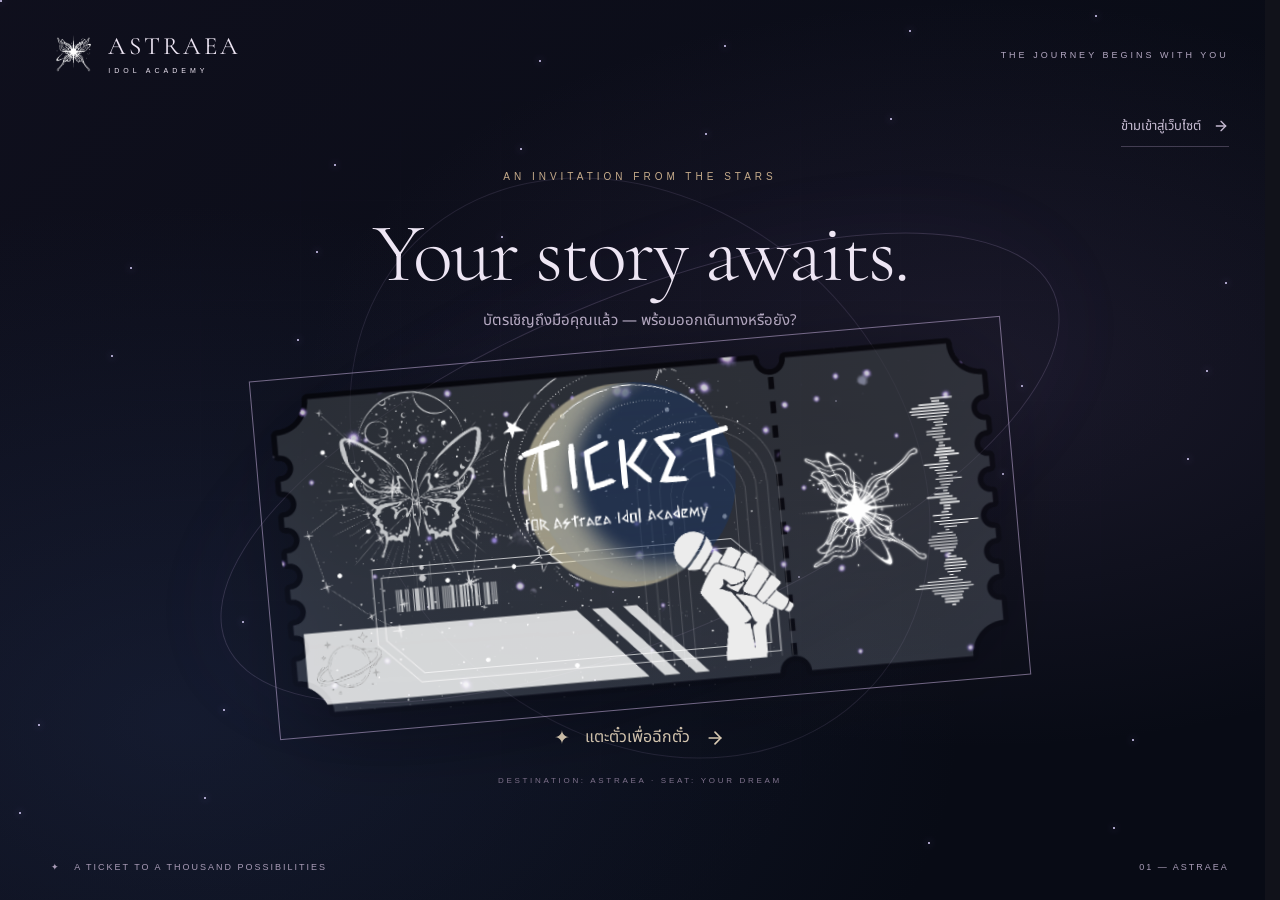
<file: index.html>
<!doctype html><html lang="th"><head><meta charset="UTF-8"><meta name="viewport" content="width=device-width,initial-scale=1"><title>Astraea Idol Academy — Final</title><meta name="description" content="Astraea Idol Academy · Final · Offline HTML"><link rel="stylesheet" href="assets/styles.css"></head><body><div id="root"></div><noscript>กรุณาเปิด JavaScript เพื่อแสดง Astraea Idol Academy และอนิเมชั่น</noscript><dialog id="offline-editor"><h2>แก้ไขข้อมูล · Final</h2><p>แก้ข้อความในเครื่องหมายคำพูด แล้วกดบันทึกสำเนา HTML ข้อมูลนี้อยู่ในไฟล์เท่านั้น ไม่เปลี่ยนเว็บเดิม แนะนำเก็บต้นฉบับไว้ก่อนแก้ไข</p><textarea aria-label="ข้อมูลเว็บไซต์ JSON" spellcheck="false"></textarea><button id="editor-export">บันทึกสำเนา HTML</button><button id="editor-close">ปิด</button><p id="editor-status" role="status"></p></dialog><script id="astraea-content" type="application/json">{"school":{"name":"Astraea Idol Academy","thaiName":"แอสเทรีย ไอดอล อคาเดมี","eyebrow":"AN INVITATION BEYOND THE STARS","heroLine":"ให้ความฝันของคุณ\nเปล่งประกายเหนือจักรวาล","heroDescription":"สถาบันของผู้มีความฝันจากทุกเผ่าพันธุ์ ทุกช่วงวัย และทุกมิติ","cover":"/assets/cover.webp","logo":"/assets/crest.webp","background":"/assets/nebula.webp","tags":["#AIA_AU","#ASTRAEA_IDOL"],"location":"??? — สถานที่สมมุติ","rate":"FREESTYLE","facebook":"","discord":"","source":"https://docs.google.com/document/d/1hGrboF5ZaWpsK26s7PaCqa9dzs4fyVLVueZ-l1W-hcQ/edit?usp=sharing","heroBackground":"/assets/galaxy-open.webp"},"about":{"eyebrow":"THE ACADEMY","title":"Where every star\nfinds its stage.","heading":"ที่นี่ ทุกดวงดาวมีเวทีของตัวเอง","paragraphs":["Astraea Idol Academy คือสถาบันสำหรับฝึกฝนเหล่าไอดอลที่ตั้งอยู่ท่ามกลางหมู่ดาว นอกเหนือกฎเกณฑ์ของโลกหรือจักรวาลใด ๆ มีเพียงผู้ได้รับ “บัตรเชิญแห่งดวงดาว” เท่านั้นที่สามารถเดินทางมาถึงที่แห่งนี้","สถาบันเปิดรับนักเรียนจากทุกช่วงวัย ทุกเผ่าพันธุ์ และทุกมิติ เพื่อพัฒนาความสามารถด้านการร้อง การเต้น การแสดง และธุรกิจบันเทิง จนก้าวสู่การเป็นดวงดาวที่เปล่งประกายบนเวทีแห่งจักรวาลอย่างภาคภูมิ"]},"years":[{"title":"ปี 1","name":"กรุ๊ปเริ่มต้น","english":"A NEW BEGINNING","description":"สำหรับผู้เข้ามาใหม่ที่มีพรสวรรค์แต่ยังขาดพื้นฐาน หรือโดดเด่นด้านหนึ่งแต่ยังต้องฝึกอีกด้าน เรียนปรับพื้นฐาน บุคลิกภาพ การเดิน การพูด ทัศนคติ และการจัดระเบียบร่างกาย","note":"เริ่มต้นจากความเป็นคุณ แล้วค่อย ๆ ค้นพบแสงของตัวเอง"},{"title":"ปี 2","name":"กรุ๊ปแยกเอก","english":"FIND YOUR FREQUENCY","description":"สำหรับผู้ผ่านพื้นฐานและเริ่มเห็นความถนัดของตนเอง แยกเรียนตามเอกที่เลือก และพบเพื่อนที่มีความชอบคล้ายกัน พร้อมบางชั่วโมงที่เรียนร่วมกับเอกอื่น","note":"สีเข็มกลัดประจำเอก: แดง / ฟ้า / ม่วง / ดำ"},{"title":"ปี 3","name":"กรุ๊ปฟอร์มทีม","english":"A CONSTELLATION TOGETHER","description":"สถาบันจับนักเรียนจากแต่ละเอกมารวมทีม เพื่อทำงานร่วมกันตลอดการศึกษา แต่ละทีมมีสมาชิกตั้งแต่ 4 คนขึ้นไป เรียนรู้การปรับตัว การแก้ปัญหาบนเวที และค้นหาตำแหน่งที่เหมาะสมในวง","note":"เรียนรู้ที่จะเปล่งประกายไปด้วยกัน"},{"title":"ปี 4","name":"กรุ๊ปเตรียมเดบิวต์","english":"READY FOR THE SPOTLIGHT","description":"สำหรับผู้มีความพร้อมก่อนเดบิวต์ โดยมีค่ายและสื่อบันเทิงจากภายนอกเข้ามาติดตาม เรียนจำลองการทำงานจริง การรับมือสื่อและข่าวลือ การทำคอนเสิร์ต และแคสติ้งงานอย่างมืออาชีพ","note":"มีการประเมินอย่างต่อเนื่อง และอาจถูกลดระดับชั้นตามความพร้อม"}],"majors":[{"name":"เอกการเต้น","english":"Dance","color":"#d96e88","description":"ฝึกการเต้นร่วมสมัย จดจำไลน์เต้น และเคลื่อนไหวพร้อมกันเป็นทีม เรียนรู้บุคลิกภาพ การจัดระเบียบร่างกาย ความยืดหยุ่น การทรงตัว และการสลับตำแหน่งบนเวที","detail":"เข็มกลัดสีแดง — การเคลื่อนไหวที่บอกเล่าตัวตน"},{"name":"เอกขับร้อง","english":"Vocal","color":"#86cbeb","description":"เรียนเทคนิคการใช้เสียง ควบคุมลมหายใจ ร้องประสานเสียง และฟังแยกคอร์ดหรือตัวโน้ต พร้อมทฤษฎีดนตรีสากลพื้นฐานและเครื่องดนตรีอย่างน้อย 1 ชิ้น","detail":"เข็มกลัดสีฟ้า — ท่วงทำนองที่ส่งไปถึงดวงดาว"},{"name":"เอกธุรกิจบันเทิง","english":"Entertainment","color":"#b69cde","description":"สร้างบีท มิกซ์เสียง แต่งทำนอง บริหารศิลปิน สร้างภาพลักษณ์ และเรียนรู้การตลาด ลิขสิทธิ์และสัญญา สามารถดูแลเพลง การอัดเสียง การประสานงาน และทิศทางอัลบั้มของวง","detail":"เข็มกลัดสีม่วง — ผู้อยู่เบื้องหลังทุกความเป็นไปได้"},{"name":"เอกการแสดง","english":"Acting","color":"#b7a99a","description":"ฝึกตีความบทบาท เข้าถึงอารมณ์ แสดงหน้ากล้องและบนเวที ต่อยอดสู่งานวาไรตี้ พิธีกร และบทบาทในมิวสิกวิดีโอ เพื่อพาผู้ชมเข้าถึงอารมณ์ของเพลง","detail":"เข็มกลัดสีดำ — เรื่องราวที่มีชีวิตบนเวที"}],"classes":[{"title":"จิตวิทยาไอดอลและการรับมือสื่อ","description":"ตอบคำถามนักข่าว จัดการความเครียด และรับมือคอมเมนต์ในวงการบันเทิง"},{"title":"ทดลองฟอร์มวง — ปี 2","description":"สุ่มรวมแต่ละเอกเป็นทีม 4–6 คน แลกเปลี่ยนทักษะ และเตรียมโชว์บนเวทีทดสอบ"},{"title":"ประวัติศาสตร์และเทรนด์วงการบันเทิง","description":"วิเคราะห์มิวสิกวิดีโอและกรณีศึกษาจากวงไอดอลที่ประสบความสำเร็จ"},{"title":"จำลองการประเมินผล","description":"ปี 2 ขึ้นไปรวมทีม 4–5 คนจำลองการเดบิวต์ ส่วนปี 1 แสดงเดี่ยวเพื่อประเมินพัฒนาการ"}],"invitation":{"title":"A ticket to\nyour next chapter.","heading":"บัตรเชิญแห่งดวงดาว","image":"/assets/ticket.webp","passImage":"/assets/student-pass.webp","paragraphs":["บัตรเชิญจาก Astraea Idol Academy ภายนอกดูคล้ายตั๋วรถไฟธรรมดา แต่แท้จริงคือกุญแจที่เชื่อมต่อกับรถไฟแห่งดวงดาว เมื่อผู้ถือบัตรยอมรับคำเชิญและพร้อมเดินทาง รถไฟจะปรากฏ ณ สถานที่ที่สามารถรับตัวได้ แม้ไม่มีรางรถไฟอยู่เลยก็ตาม","รถไฟพาผู้โดยสารข้ามโลก มิติ และจักรวาล มุ่งสู่สถาบัน โดยมีเพียงผู้ถือบัตรและผู้ได้รับอนุญาตที่มองเห็นและขึ้นรถไฟได้ เมื่อมาถึงโรงเรียน บัตรจะเปลี่ยนสถานะเป็น Star Student Pass เพื่อยืนยันตัวตนและใช้เดินทางกลับโลกของตนตามเวลาที่ได้รับอนุญาต"],"details":["รถไฟมาถึงเมื่อผู้ถือบัตรพร้อม ไม่ใช่เวลาที่นาฬิกากำหนด","ระหว่างทางจะเห็นกาแล็กซี เนบิวลา และโลกที่ไม่เคยพบ","หากบัตรสูญหาย บัตรจะกลับมายังเจ้าของที่มันเลือกไว้","การลาหยุดทำได้ไม่เกิน 4 ครั้งต่อปี โดยต้องได้รับอนุญาตก่อนเดินทาง ยกเว้นกรณีพิเศษที่สถาบันพิจารณา"]},"students":{"title":"นักเรียนแห่ง Astraea","description":"ผู้ได้รับบัตรเชิญจากหลากหลายช่วงวัย เผ่าพันธุ์ และจักรวาล มีสิทธิ์เข้าศึกษาอย่างเท่าเทียม ระดับชั้นกำหนดจากความสามารถและพัฒนาการ มากกว่าอายุหรือชาติกำเนิด","uniformImage":"/assets/uniform.webp","badgesImage":"/assets/badges.webp","majorBadgesImage":"/assets/major-badges.webp"},"council":{"title":"The Student Council","description":"องค์กรดูแลความเรียบร้อย ประสานงานระหว่างนักเรียน อาจารย์ และฝ่ายบริหาร รวมถึงรับผิดชอบเทศกาล การแข่งขัน และการแสดงใหญ่ แบ่งเป็นฝ่ายชายและฝ่ายหญิงที่มีโครงสร้างและอำนาจหน้าที่เท่าเทียมกัน","positions":["ประธาน","รองประธาน","เลขานุการ","เหรัญญิก"],"status":"รายชื่อสภานักเรียนฝั่งชายและฝั่งหญิง","image":"/assets/council.webp","teachers":"อาจารย์คือผู้เชี่ยวชาญจากหลากหลายโลกและเผ่าพันธุ์ ทั้งอดีตไอดอล นักแสดง นักแต่งเพลง นักเต้น โปรดิวเซอร์ และผู้บริหาร ทำหน้าที่สอน เป็นที่ปรึกษา ติดตามพัฒนาการ และประเมินความพร้อมก่อนเดบิวต์ ภายใต้การกำกับดูแลของผู้อำนวยการ","femaleMembers":[{"role":"ประธาน","name":"Sélynne Aurethiel","thai":"เซลินน์ ออเรธีเอล"},{"role":"รองประธาน","name":"Selen","thai":"เซเลนต์"},{"role":"เหรัญญิก","name":"Camellia","thai":"คาเมเลีย"},{"role":"เลขานุการ","name":"Ophielle Marisperle","thai":"โอฟีเอลล์ เนเครอเวลล์"}],"maleMembers":[{"role":"ประธาน","name":"Malakai Silvergrand","thai":"มาลาไค ซิลเวอร์แกรนด์"},{"role":"รองประธาน","name":"Kaelor Zarvian Voranis","thai":"เคเลอร์ ซาร์เวียน โวรานิส"},{"role":"เลขานุการ","name":"Konstantin Volkov","thai":"คอนสแตนติน โวลคอฟ"},{"role":"เหรัญญิก","name":"Oceon Raventhir","thai":"โอซีออน เรเวนเทียร์"}]},"rules":[{"title":"กฎภายในโรงเรียน","text":"เคารพทุกเผ่าพันธุ์และทุกวัฒนธรรม \n* ห้ามเลือกปฏิบัติ ดูหมิ่น หรือสร้างความขัดแย้งจากเชื้อชาติ เผ่าพันธุ์ ภาษา ศาสนา หรือโลกกำเนิดของนักเรียน \n\nห้ามใช้พลังหรือเวทมนตร์ทำร้ายผู้อื่น \n* อนุญาตให้ใช้เฉพาะในการเรียน การฝึกซ้อม หรือการแข่งขันที่โรงเรียนรับรองเท่านั้น \n\nนักเรียนต้องพก Star Student Pass ติดตัวเสมอ \n* ใช้สำหรับยืนยันตัวตน เข้าอาคารต่าง ๆ และเรียกใช้รถไฟแห่งดวงดาวเมื่อได้รับอนุญาต \n\nห้ามออกนอกเขตโรงเรียนโดยไม่ได้รับอนุญาต \n* การเดินทางระหว่างโลกต้องได้รับการอนุมัติจากอาจารย์หรือผู้อำนวยการ และใช้บริการ Stellar Express เท่านั้น \n\nรักษาความลับของ Astraea Idol Academy  \n* ห้ามเปิดเผยตำแหน่งหรือวิธีการเข้าสู่โรงเรียนแก่บุคคลภายนอกที่ไม่ได้รับคำเชิญ \n\nเคารพการฝึกซ้อมและการแสดง \n* การขัดขวางการเรียน การซ้อม หรือการแสดงของผู้อื่น ถือเป็นความผิดทางวินัย\n\nดูแลอุปกรณ์ของโรงเรียน \n* หากทำลายทรัพย์สินโดยเจตนา จะต้องรับผิดชอบตามระเบียบของโรงเรียน \n\nการลาหยุด \n* นักเรียนสามารถลาหยุดเพื่อเข้าร่วมเทศกาลหรือวันสำคัญของโลกบ้านเกิดได้ ไม่เกิน 4 ครั้งต่อปีการศึกษา โดยต้องได้รับอนุญาตจากผู้อำนวยการหรืออาจารย์ผู้รับผิดชอบ  \n\nห้ามปลอมแปลงหรือโอนสิทธิ์บัตรนักเรียน \n* Star Student Pass เป็นของเจ้าของเพียงผู้เดียว ไม่สามารถยืม ซื้อขาย หรือโอนให้ผู้อื่นใช้ได้ \n\nประพฤติตนสมกับการเป็นนักเรียน Astraea \n* นักเรียนทุกคนเป็นตัวแทนของโรงเรียน การกระทำที่สร้างความเสียหายต่อชื่อเสียงของสถาบันทั้งภายในและภายนอกโรงเรียน อาจได้รับโทษทางวินัย \n\nระดับบทลงโทษ\n* ✦ ตักเตือน - ความผิดเล็กน้อย \n* ✦✦ หักคะแนนความประพฤติ - ทำผิดซ้ำหรือฝ่าฝืนกฎทั่วไป \n* ✦✦✦ พักการแสดง/พักการฝึก - ความผิดที่กระทบผู้อื่น \n* ✦✦✦✦ พักการเรียนชั่วคราว - ความผิดร้ายแรง \n* ✦✦✦✦✦ พิกถอนสิทธิ์นักเรียนและยึด Star Student Pass - ใช้ในกรณีร้ายแรง เช่น เปิดเผยความลับของโรงเรียน ทำร้ายผู้อื่นโดยเจตนา หรือก่ออันตรายต่อโรงเรียนและนักเรียน"},{"title":"กฎการสร้างตัวละคร","text":"หมายเหตุ : กรุณาอ่านกฏให้ครบถ้วนเพื่อป้องกันการถูกปรับแก้ในอนาคตและหากมีข้อสงสัยใดๆสามารถสอบถามได้ด้านใต้คอมเมนต์หรือแมสเสจเจอร์ส่วนตัวผู้โพสต์\n\nเกี่ยวส่วนสูงของตัวละคร\n* สามารถมีส่วนสูงได้สูงสุด 300 เซนติเมตร \n\n* กรณีที่เป็นเผ่าพันธุ์ที่มีส่วนสูงเกิน 300 เซนติเมตร ( เช่นยักษ์ที่สูง 5 เมตร )  จะต้องมีอีกร่างที่ส่วนสูงอยู่ในขอบเขตที่กำหนดไว้เท่านั้น และต้องใช้ร่างนั้นเวลาอยู่ที่โรงเรียนหรือทำการแสดง \n\n* กรณีที่เป็นตัวละครที่มีหางสามารถสูงสุดได้ที่ 350 เซนติเมตร โดยต้องนับรวมหางด้วยเท่านั้น \n( เช่นตัวละคร 300 เซนติเมตร หางอีก 50 เซนติเมตร รวม 350 เซนติเมตร )\n\nเกี่ยวกับรอยสักและการเจาะภายในร่างกาย\n\n* สามารถมีรอยสักได้เฉพาะบุคคลที่มีรอยสักอยู่เป็นทุนเดิมอยู่แล้ว หลังจากเข้าสถาบันจะไม่สามารถสักเพิ่มได้ ( เช่นก่อนเข้าสถาบันมีรอยสักที่คอ หรือ มีรอยสักประจำเผ่า อยู่แล้ว ก็ไม่เป็นไร )\n\n* สามารถเจาะได้เพียงที่หูได้เท่านั้น แต่หากเป็นการเจาะตามประเพณีในดาวหรือเผ่านั้นๆไม่จำเป็นต้องเอาออก\n\nเกี่ยวกับการดัดแปลงชุด\n\n* ไม่สามารถใส่ชุดสลับเพศได้เพื่อป้องกันการสับสนการแบ่งทีม แต่สามารถปรับเปลี่ยนให้เป็นชุดแนว UNISEX ได้\n\n* ดัดแปลงชุดได้สูงสุด 30% แต่ไม่สามารถปรับเปลี่ยนสีของเครื่องแบบได้ ( สีขาว / ดำ / ทอง ) \n\n* สามารถดัดแปลงดีไซน์ กระโปรงและกางเกง ได้ โดยที่ไม่ส่อไปทางเพศเด็ดขาด ( เช่นการโชว์หน้าอกวาบหวิวจนเกินไป หรือการเปิดเผยเนื้อหนังเกินสมควร )\n\nเกี่ยวกับโรคประจำตัวและเพศ\n\n* สามารถงอกตัวละครที่มีทั้งสองเพศได้ โดยจะทำการแบ่งตามกายภาพ ( เช่นตัวละครมีหน้าอกคล้ายเพศหญิงจะอยู่ฝั่งหญิง หรือ ตัวละครที่มีรูปร่างคล้ายชายจะอยู่ฝั่งชาย  ) \n\n* สามารถงอกตัวละครไร้เพศได้ โดยจะทำการแบ่งตามความต้องการของบุคคลนั้นๆ ( เช่น อยากอยู่ฝ่ายไอดอลหญิงก็จะอยู่ฝ่ายไอดอลหญิง หากอยากอยู่ฝ่ายไอดอลชายก็จะได้อยู่ฝ่ายไอดอลชาย ) แต่การตัดสินใจของบุคคลเหล่านั้นจะไม่สามารถเปลี่ยนแปลงได้ จำต้องอยู่ฝ่ายที่ตัวเองเลือกจนจบการศึกษา \n\n* สามารถมีโรคประจำตัวหรือการพิการได้ แต่สิ่งเหล่านั้นต้องไม่เป็นปัญหาในการทำโชว์ต่างๆเด็ดขาด ( เช่นการใช้พลังพิเศษของตนเองในการกลบข้อด้อย หรือ การต่อขึ้นมาใหม่ด้วยเทคโนโลยีต่างๆ ) รวมถึงการพิการทางเผ่าพันธุ์เช่นกัน ( เช่นเผ่าพันธุ์นี้หากมีหางจะถือว่าพิการ )\n\n* หากเป็นกรรมพันธุ์ทางสายพันธุ์จะไม่ถูกนับว่าเป็นการพิการ ( เช่นเผ่าพันธุ์ที่ไม่มีตา ไม่มีหู หรือ อื่นๆ ) \n\nเกี่ยวกับกายภาพอื่นๆและพลัง\n\n* สีผม ตา สีเล็บ และ ผิว สามารถทำได้อย่างอิสระไม่มีข้อจำกัดใดๆ\n\n* สามารถงอกสิ่งมีชีวิตรูปลักษณ์มนุษย์ได้ เช่น เอเลี่ยนสปีชีส์อื่นๆของตนเองหรือเผ่าอื่นๆ แต่จำเป็นต้องมีร่างที่สามารถทำกิจกรรมอื่นๆได้ ( เช่นการเป็นปลา แต่มีร่างมนุษย์อยู่ )\n\n* ตัวละครสามารถมีพลังได้อย่างอิสระ แต่สามารถใช้สำหรับการแสดงโชว์ได้เท่านั้น หากใช้พลังกับความรุนแรงจะถูกถอดออกจากการศึกษา"},{"title":"กฎภายในแท็ก","text":"หมายเหตุ : กรุณาอ่านกฏให้ครบถ้วนเพื่อป้องกันการเกิดปัญหาในอนาคตและการตัดสินของสต๊าฟและแม่แท็กถือว่าเป็นที่สุด หากทำการตักเตือนไปแล้วยังมีการกระทำผิดกฏต่อจะทำการเชิญออกจากดิสหรือพื้นที่สาธารณะของแท็ก\n\n* ตัวละครต้องเป็นตัวละครที่สร้างขึ้นเอง หรือ ตัวละครที่ซื้อมาในการครอบครองของตนเอง ( อดอป/คัสต้อม ) เท่านั้น \n* ไม่อนุญาตให้มีการนำภาพของผู้อื่น หรือจากเว็บ Picrew มาใช้ โดยห้ามใช้ Ai generated และ ห้ามทำการเทรซภาพ (อนุญาตให้ใช้เบสได้) แอบอ้างผลงานผู้อื่นที่ไม่ใช่ของตนโดยไม่ได้รับอนุญาตจากเจ้าของงาน หากเป็นการคอมมิชชั่น , มีผู้อื่นวาดให้ หรือใช้เบสสำหรับวาด ต้องแนบรูป / ให้เครดิตผู้วาดเอาไว้ให้ชัดเจน\n* การสร้าง Hashtag หรือจัดกิจกรรม , Events ใดๆ โปรดแจ้งผ่าน Official Account ของแท็ก เพื่อรับการอนุมัติก่อนลงหน้าไทม์ไลน์ แต่หากเป็นกิจกรรมเล็กๆอาทิเช่น วาดรูปสลับเพศ วาดเหตุสมมุติต่างๆ หรือ อื่นๆ สามารถจัดกันเองได้โดยไม่ต้องรอการอณุมัติใดๆ\n* ตัวละครที่พูดคำหยาบกรุณาใช้คำเซ็นเซอร์ เช่น เหี้* ขอให้ไม่หยาบคายจนกเกินไป สามารถสบถหรือจะด่าเป็นภาษาอื่นๆก็ย่อมได้\n* ไม่หยิบคำพูดเกี่ยวกับการเมือง เพื่อความปลอดภัยของตนเอง\n* หากมีการทะเลาะกันระหว่างผู้ปกครอง รบกวนพูดคุยและเครียร์กันหลังไมค์ให้เรียบร้อย ไม่มีการพิมพ์แซะหรือด่าทอกันลงในที่สาธารณะ\n* หากต้องการลงงานเรท เนื้อหาที่สื่อไปทางเพศ หรือ NSFW รบกวนไม่ติดแท็กและลงภายในพื้นที่ส่วนตัวของตนเองเท่านั้น รวมถึงห้ามลงในดิสคอร์มสาธารณะ แต่สามารถลงรูปในห้องที่ทางเราจัดไว้ได้เพียงแค่นั้น\n* สามารถนำเซ็ตติ้งของแท็กหรือตัวละครภายในนี้ทำงานเชิงพาณิชย์ได้ อาทิเช่นการนำไปแต่งนิยาย หรือ โดจินชิ ยกเว้นการนำเสื้อผ้าของตัวแท็กไปขายเป็นอดอปรบกวนดัดแปลงก่อนนำไปขาย\n* การทะเลาะวิวาท หรือ การคุกคาม ตัวละครขอให้อยู่ในขอบเขตที่ตกลงกันแล้วหลังไมค์ระหว่างผู้ปกครองเพียงเท่านั้น ไม่อนุญาตให้กระทำสิ่งเหล่านั้นโดยไม่สอบถามความยินยอมอีกฝ่ายก่อน\n* แท็กไม่มีระยะเวลาเล่นและสิ้นสุด สามารถเริ่มเล่นได้ทุกครั้งที่ต้องการและสามารถสิ้นสุดได้ตามที่ต้องการ\n* ไม่อนุญาตให้มีตัวละครเสียชีวิตภายในเนื้อเรื่องหลักของแท็กแต่สามารถเสียชีวิตได้หลังจากจบการศึกษาได้\n* ตัวแท็กอาจไม่ได้มีการสร้าง Hashtag หรือจัดกิจกรรม , Events อะไรเนื่องจากเวลาในการจัดทำที่ค่อนข้างจำกัดขึ้น"}],"downloads":[{"title":"ชุดนักเรียน","description":"แบบเครื่องแต่งกายสำหรับสร้างตัวละคร","image":"/assets/uniform.webp","url":"https://drive.google.com/drive/folders/1N2XnpBknCiJIbTlclTj-WXXTi9Ar9G6j?usp=sharing"},{"title":"Star Student Pass","description":"ไฟล์บัตรประจำตัวนักเรียน","image":"/assets/student-pass.webp","url":"https://drive.google.com/file/d/1r9n3I9I6dgaz6epFJdkm2ATBAcvuxGpB/view?usp=sharing"},{"title":"เครื่องหมายสภานักเรียน","description":"ชุดไฟล์สำหรับสภาและตัวแทนเอก","image":"/assets/council.webp","url":"https://drive.google.com/drive/folders/1wYMNCTyVCyb_p9Vxr6tdMFHrTQLbGtky?usp=sharing"},{"title":"ไฟล์เพิ่มเติมของโปรเจกต์","description":"เอกสารและภาพประกอบจากผู้จัด","image":"/assets/ticket.webp","url":"https://drive.google.com/file/d/1m8juXsf_M79bkoxjq3vkIsemXLtmqV6P/view?usp=sharing"}],"draft3":{"name":"ASTRAEA","title":"ASTRAEA IDOL ACADEMY","subtitle":"แอสเทรีย ไอดอล อคาเดมี","tags":["#AIA_AU","#ASTRAEA_IDOL"],"footer":"© Astraea Idol Academy · AU / Fictional work · สถานที่และตัวละครทั้งหมดเป็นเรื่องสมมติ","sections":[{"id":"about","menu":"ABOUT","title":"ABOUT","sub":"เกี่ยวกับสถาบัน","blocks":[{"t":"text","v":["Astraea Idol Academy คือสถาบันสำหรับฝึกฝนเหล่าไอดอล ตั้งอยู่ท่ามกลางหมู่ดาวนอกเหนือกฎเกณฑ์ของโลกหรือจักรวาลใดๆ ที่แห่งนี้มีเฉพาะผู้ที่ได้รับ “บัตรเชิญแห่งดวงดาว” เท่านั้นที่เดินทางมาถึงได้","สถาบันเปิดรับนักเรียนทุกช่วงวัย ทุกเผ่าพันธุ์ และทุกมิติ เพื่อพัฒนาความสามารถด้านการร้อง การเต้น การแสดง และธุรกิจบันเทิง จนก้าวสู่การเป็นดวงดาวที่เปล่งประกายบนเวทีแห่งจักรวาลอันกว้างใหญ่"]},{"t":"table","head":["ข้อมูลแท็ก",""],"rows":[["LOCATION","??? (สถานที่สมมติ)"],["PLATFORM","FACEBOOK / DISCORD"],["THEME","หลากหลายเผ่า / จักรวาล / ไอดอล / โรงเรียน / ดวงดาว"],["RATE","FREESTYLE"]]}]},{"id":"students","menu":"STUDENTS","title":"STUDENTS","sub":"นักเรียน","blocks":[{"t":"text","v":["นักเรียนคือผู้ที่ได้รับบัตรเชิญแห่งดวงดาว มาจากหลากหลายชั่วอายุ เผ่าพันธุ์ และมิติ ทุกคนเข้าศึกษาได้อย่างเท่าเทียม โดยระดับชั้นกำหนดจากความสามารถและพัฒนาการ ไม่ใช่อายุหรือชาติกำเนิด เข็มกลัดที่ปกเสื้อนอกจะเปลี่ยนไปตามระดับชั้นและเอก"]},{"t":"gallery","w":1000,"v":[{"img":"@outfit","cap":"ชุดนักเรียนหญิง (ซ้าย) และชุดนักเรียนชาย (ขวา)"}],"link":{"label":"ดูชุดชัดๆ (รูปรวม)","url":"https://drive.google.com/file/d/1r9n3I9I6dgaz6epFJdkm2ATBAcvuxGpB/view?usp=sharing"}},{"t":"gallery","w":520,"v":[{"img":"assets/content/img-01.png","cap":"เข็มกลัดนักเรียน"}],"link":{"label":"โหลด / ดูเข็มกลัด","url":"https://drive.google.com/file/d/1ahqixXPR6mQYmR03Wyr_UFcfuRuhkIoG/view?usp=sharing"}},{"t":"cards","v":[{"tag":"ปี 1 · กรุ๊ปเริ่มต้น","name":"ปรับพื้นฐาน","desc":"ผู้มาใหม่ที่มีพรสวรรค์แต่ยังขาดพื้นฐาน เรียนปรับบุคลิกภาพ การเดิน การพูด ทัศนคติ และจัดระเบียบร่างกาย"},{"tag":"ปี 2 · กรุ๊ปแยกเอก","name":"เลือกเอก","desc":"เริ่มฉายแววความถนัดและแยกไปเรียนเอกของตน เรียนทักษะเฉพาะทาง และมีบางชั่วโมงเรียนรวมกับเอกอื่น"},{"tag":"ปี 3 · กรุ๊ปฟอร์มทีม","name":"ฟอร์มทีม","desc":"สถาบันสุ่มคนจากแต่ละเอกมามิกซ์เป็นทีม 4 คนขึ้นไป เรียนการทำงานเป็นทีม แก้ปัญหาบนเวที และค้นหาตำแหน่งของตนในวง"},{"tag":"ปี 4 · กรุ๊ปเตรียมเดบิวต์","name":"เตรียมเดบิวต์","desc":"พร้อมเดบิวต์ 99% มีค่ายและสื่อภายนอกเข้ามาดู แข่งขันเพื่อไม่ให้ถูกคัดออก เรียนจำลองงานจริง เช่น รับมือสื่อ ทำคอนเสิร์ต และแคสติ้ง"}]},{"t":"text","v":["เอก (สีเข็มกลัด)"]},{"t":"cards","v":[{"color":"#e5484d","tag":"แดง","name":"เอกการเต้น","desc":"เต้นร่วมสมัย การจำไลน์เต้นให้พร้อมเพียงกัน ยืดหยุ่นกล้ามเนื้อ ฝึกทรงตัว ทิศทางบนเวทีและการสลับตำแหน่ง"},{"color":"#4aa3ff","tag":"ฟ้า","name":"เอกขับร้อง","desc":"เทคนิคการใช้เสียง ควบคุมลมหายใจ ประสานเสียง ฟังแยกคอร์ด ทฤษฎีดนตรีพื้นฐาน และเล่นเครื่องดนตรีอย่างน้อย 1 ชิ้น"},{"color":"#a56bff","tag":"ม่วง","name":"เอกธุรกิจบันเทิง","desc":"สายเบื้องหลัง/แต่งเพลง ทำบีทและมิกซ์เสียง บริหารศิลปิน สร้างภาพลักษณ์ การตลาด กฎหมายบันเทิงและลิขสิทธิ์ คอยวางทิศทางอัลบั้ม"},{"color":"#2a2f45","tag":"ดำ","name":"เอกการแสดง","desc":"สายเอนเตอร์เทน ตีความบทบาท เล่นหน้ากล้อง ซีรีส์/ภาพยนตร์/ละครเวที มักเป็นหน้าเป็นตาของวง พิธีกร และตัวเด่นใน MV"}]},{"t":"gallery","w":520,"v":[{"img":"@colors","cap":"ตัวอย่างสีเอก"}],"link":{"label":"โหลด / ดูสีเอก","url":"https://drive.google.com/file/d/1COQowqOpGQm1WKsOvlQ5y7MnLE3LwxCf/view?usp=sharing"}},{"t":"note","v":"ตำแหน่งในวงของเอกธุรกิจบันเทิงและเอกการแสดง ขึ้นอยู่กับการตกลงภายในทีมและความถนัดรองของแต่ละคน"},{"t":"text","v":["คลาสเรียนรวม"]},{"t":"acc","v":[{"name":"จิตวิทยาไอดอลและการรับมือสื่อ","desc":"ตอบคำถามนักข่าว จัดการความเครียด และรับมือคอมเมนต์แย่ๆ"},{"name":"ทดลองฟอร์มวง (เฉพาะปี 2)","desc":"อาจารย์สุ่มแต่ละเอกมารวมทีม 4-6 คน เตรียมโชว์ 1 ชุดต่อทีมบนเวทีทดสอบ"},{"name":"ประวัติศาสตร์และเทรนด์วงการบันเทิง","desc":"วิเคราะห์ MV และเคสศึกษาของวงไอดอลที่ประสบความสำเร็จ"},{"name":"จำลองการประเมินผล","desc":"สอบใหญ่ประจำเทอมสำหรับปี 2 ขึ้นไป จับทีม 4-5 คนจำลองเดบิวต์จริง ส่วนปี 1 แสดงเดี่ยวเพื่อโชว์พัฒนาการ"}]}]},{"id":"pass","menu":"STAR PASS","title":"STAR TICKET & PASS","sub":"บัตรเชิญแห่งดวงดาว","blocks":[{"t":"text","v":["บัตรเชิญแห่งดวงดาวมอบแก่ผู้ที่ได้รับคัดเลือกจากทั่วทุกจักรวาล ภายนอกดูเป็นเพียงตั๋วรถไฟธรรมดา แต่เป็นกุญแจเชื่อมกับ “รถไฟแห่งดวงดาว” เมื่อเจ้าของบัตรรับคำเชิญและตั้งใจเดินทาง รถไฟจะปรากฏที่สถานีใกล้ที่สุด หรือที่ใดก็ได้ที่รับตัวได้ แม้ไม่มีรางรถไฟ แล้วพาข้ามโลก มิติ และจักรวาลสู่ Astraea Idol Academy","เมื่อถึงโรงเรียน บัตรจะกลายเป็น Star Student Pass ใช้ยืนยันตัวตน เข้าอาคารเรียน หอพัก ห้องซ้อม และเรียกรถไฟเดินทางระหว่างโรงเรียนกับโลกของตน"]},{"t":"acc","v":[{"name":"รถไฟจะมาถึงตรงเวลาที่ผู้ถือครอง “พร้อมสำหรับเดินทาง”","desc":"ไม่ใช่เวลาตามที่นาฬิกากำหนด"},{"name":"วิวระหว่างทาง","desc":"หน้าต่างรถไฟเผยกาแล็กซี เนบิวลา และโลกต่างๆ ที่ไม่อาจเห็นจากโลกเดิม"},{"name":"บัตรหาย","desc":"บัตรจะกลับมาหาเจ้าของเอง เพราะบัตรเลือกเจ้าของไว้แล้ว"},{"name":"ใครมองเห็นได้","desc":"ตัวบัตรมีเพียงผู้ถูกเลือกเท่านั้นที่มองเห็นและสัมผัสได้"}]},{"t":"gallery","w":620,"v":[{"img":"@ticket","cap":"บัตรเชิญแห่งดวงดาว"}],"link":{"label":"โหลด / ดูบัตรเชิญ","url":"https://drive.google.com/file/d/1KPJyU3ulJ90fupimsxR3KUGLjmtHoZv3/view?usp=sharing"}},{"t":"gallery","w":620,"v":[{"img":"@idcard","cap":"ตัวอย่างบัตรนักเรียน (Star Student Pass)"}],"link":{"label":"โหลดบัตรนักเรียน","url":"https://drive.google.com/drive/folders/1wYMNCTyVCyb_p9Vxr6tdMFHrTQLbGtky?usp=sharing"}},{"t":"text","v":["ระเบียบการลาหยุด"]},{"t":"list","v":["ลาได้ไม่เกิน 4 ครั้งต่อปีการศึกษา เพื่อร่วมเทศกาลหรือพิธีกรรมของโลกบ้านเกิด","ทุกครั้งต้องได้รับอนุมัติจากผู้อำนวยการหรืออาจารย์ที่ดูแล","เมื่ออนุมัติแล้วจึงใช้ Star Student Pass เรียกรถไฟกลับโลกของตนได้","กรณีฉุกเฉินหรือเหตุพิเศษ โรงเรียนอาจอนุมัติเพิ่มเป็นกรณีไป"]}]},{"id":"locations","menu":"สถานที่","title":"LOCATIONS","sub":"สถานที่ภายในแอสเทรีย","blocks":[{"t":"note","v":"หมายเหตุ : ภาพต่อจากนี้เป็นภาพที่หาได้จาก pinterest เพื่อใช้สำหรับอ้างอิงคร่าวๆเพียงเท่านั้น"},{"t":"acc","v":[{"name":"ยานแอสเทรีย","img":"assets/content/img-02.webp","desc":"ณ จักรวาลที่กว้างใหญ่ รายล้อมไปด้วยเหล่าหมู่ดาวที่ส่องแสงเปล่งประกาย มียานอวกาศลำหนึ่งอยู่ท่ามกลางหมู่ดาวเหล่านั้น เป็นสถานที่ที่เปี่ยมไปด้วย เสียงเพลง ดนตรี แสงสี และการขับร้อง สถานที่ของผู้ที่มีความฝันอยากเป็นไอดอล สถานที่ของผู้ที่ชื่อชอบเสียงเพลงและดนตรี สถานที่ของผู้ที่พร้อมจะก้าวเข้าสู้เวที และ สถาบันฝึกฝนไอดอล\n\nแอสเทรีย ยินดีต้อนรับเหล่าเด็กฝึกทุกคนที่พร้อมจะเป็นไอดอล ไม่ว่าคุณจะเป็นใคร ขอแค่คุณมีความกล้าและพร้อมก้าวเดินไปกับเรา เราก็พร้อมที่จะทำฝันของคุณให้เป็นจริง"},{"name":"ห้องนอน","img":"assets/content/img-03.webp","desc":"ห้องนอน ถูกแยกออกเป็นห้องนอนรายบุคคลเพื่อความสะดวกในการอยู่ร่วมกัน ภายในห้องนั้นมีเฟอร์นิเจอร์พื้นฐานพร้อมห้องน้ำในตัวให้แก่เหล่าเด็กฝึกทุกท่าน โดยที่สามารถตกแต่งเพิ่มเติมตามอัธยาศัย *ขอแค่อย่าสร้างความเดือดร้อนแก่ผู้อื่น*"},{"name":"ห้องออกกำลังกาย","img":"assets/content/img-04.webp","desc":"ห้องออกกำลังกาย เพื่อเสริมสร้างกล้ามเนื้อและพละกำลังในการเป็นไอดอลที่ดี อุปกรณ์สุดไฮเทคและล้ำสมัย มีตัวช่วยอย่างปัญญาประดิษฐ์คอยตรวจสอบสุขภาพและแนะนำโปรแกรมออกกำลังกายให้แก่เหล่าเด็กฝึกทุกคนอย่างเหมาะสม"},{"name":"ห้องสมุด","img":"assets/content/img-05.webp","desc":"ห้องสมุด แหล่งรวมองค์ความรู้ทุกแขนงของไอดอลและความรู้อื่นๆรวมอยู่ รวมถึงหนังสือให้อ่านผ่อนคลายต่างๆก็มี ณ ที่แหล่งนี้เช่นกัน มีระบบการสืบค้นข้อมูลอัจฉริยะ พื้นที่สำหรับการติวหนังสือ รวมถึงมุมพักผ่อนให้คลายเครียด"},{"name":"ห้องซ้อมเต้น","img":"assets/content/img-06.webp","desc":"ห้องซ้อมเต้นจะแยก ชาย/หญิง  ภายในห้องซ้อมนั้นกว้างใหญ่และรายล้อมไปด้วยกระจกสะท้อนภาพให้เห็นภาพ 360° ตลอดช่วงที่ซ้อมเต้น ทำให้สามารถหาจุดที่ผิดพลาดและปรับปรุงตนเองได้"},{"name":"ห้องซ้อมร้องเพลง","img":"assets/content/img-07.webp","desc":"ห้องซ้อมร้องเพลง ห้องสำหรับฝึกฝนการออกเสียง และขับขานเสียงร้อง เพื่อค้นหาจุดที่ยังต้องปรับปรุง  หรือสำหรับเทสเส้นเสียงที่ต้องใช้ในการร้องเพลงนั้นๆ"},{"name":"ห้องอัดเสียง","img":"assets/content/img-08.webp","desc":"ห้องอัดเสียง เป็นสถานที่ที่ติดตั้งระบบเก็บเสียงเพื่อใช้บันทึกเสียงร้อง อย่างมีคุณภาพ ใช้สำหรับการอัดเพลง แต่งเพลง หรืออัดเสียงต่างๆ"},{"name":"ห้องเรียน","img":"assets/content/img-09.webp","desc":"ห้องเรียน แต่ละห้องเรียนนั้นจะมีเอกลักษณ์การตกแต่งหรืออุปกรณ์เฉพาะตัวเพื่อให้เหมาะสมกับวิชาที่เรียน โดยทุกห้องเรียนจะมีจอสัมผัสได้ตามโต๊ะประจำของแต่ละคนเพื่อใช้ค้นควาหรือจดบันทึก"},{"name":"ห้องอาหาร","img":"assets/content/img-10.webp","desc":"ห้องอาหาร ถูกจัดสรรให้มีอาหารมากมายหลากหลายรูปแบบเพื่อให้เหมาะสำหรับรองรับผู้คนจากทุกเผ่าพันธุ์ที่ได้เดินทางมาอยู่อาศัย ณ ที่แห่งนี้ ทำให้ที่แห่งนี้มักจะมีอาหารหลากหลายหรือแปลกตาสำหรับบางคน"},{"name":"เวทีใหญ่","img":"assets/content/img-11.webp","desc":"เวทีใหญ่ เป็นเวทีขนาดใหญ่ลอยฟ้ากลางอากาศ โดยมีอุปกรณ์ต่างๆคอยจับภาพและยังสามารถตกแต่งเพิ่มเติมเองได้ ใช้สำหรับการสอบจบการศึกษาของผู้ที่ผ่านการเลื่อนขั้นเดบิวต์และพร้อมที่จะกลายเป็นดวงดาวที่เจิดจรัส"},{"name":"เวทีกลาง","img":"assets/content/img-12.webp","desc":"เวทีกลาง  เป็นเวทีกลางใช้สำหรับใช้ในกิจกรรมต่างๆ เช่น การประเมินกลุ่ม / สอบคัดเลือนขั้นเดบิวต์ / กิจกรรมต่างๆของโรงเรียน"},{"name":"เวทีเล็ก","img":"assets/content/img-13.webp","desc":"เวทีเล็ก เป็นเวทีเล็กใช้สำหรับใช้ใน ประเมินศักยภาพในตอนเข้าเรียน และใช้สำหรับในการสอบเลื่อนชั้น ซึ่งตัวเวทีผู้ชมจะเห็นเพียงด้านหน้า 180°เท่านั้น"},{"name":"ห้องแต่งเพลงและห้องทำดนตรี","img":"assets/content/img-14.webp","desc":"ห้องแต่งเพลงและห้องทำดนตรี ห้องสำหรับการแต่งเพลง เดโม่เพลง การเรียบเรียงทำนองและมีไว้สำหรับการประชุมเกี่ยวกับดนตรีของวง"},{"name":"สตูดิโอ","img":"assets/content/img-15.webp","desc":"สตูดิโอ สำหรับถ่ายภาพหรือถ่ายทำวิดีโอ MV หรือสำหรับไลฟ์สดเพื่อทำกิจกรรมต่างๆที่ทางโรงเรียนจัดขึ้น ไม่ว่าจะเป็นการแข่งขันหรือทำส่วนตัว"},{"name":"ห้องแต่งหน้า ทำผม และเปลี่ยนชุด","img":"assets/content/img-16.webp","desc":"ห้องแต่งหน้า ทำผม และเปลี่ยนชุด คือห้องสำหรับเตรียมตัวแต่งหน้าทำผมและเปลี่ยนชุดก่อนขึ้นแสดงหรือถ่ายภาพ/วิดีโอ"},{"name":"ห้องเก็บเสื้อผ้าและอุปกรณ์","img":"assets/content/img-17.webp","desc":"ห้องเก็บเสื้อผ้าและอุปกรณ์  เป็นห้องสำหรับเก็บเสื้อผ้าและอุปกรณ์ต่างๆที่มีไว้ให้สำหรับนักเรียนยื่นเรื่องขอยืม หรือยื่นเรื่องฝากของไว้ เช่น พวกชุดสั่งตัด ชุดขึ้นแสดง หรือ อุปกรณ์ถ่ายทำ ตกแต่ง"},{"name":"ห้องประเมิน","img":"assets/content/img-18.webp","desc":"ห้องประเมิน  เป็นห้องไว้สำหรับประเมินความพร้อมของนักเรียน ว่ามีความพร้อมมากพอที่จะขึ้นแสดงหรือไม่ และใช้สำหรับการหาจุดผิดพลาดเพื่อให้คำแนะนำในด้านการพัฒนาการของเด็กฝึก"},{"name":"ห้องปฐมพยาบาล","img":"assets/content/img-19.webp","desc":"ห้องปฐมพยาบาล   ใช้เพื่อรักษาเมื่อเกิดอาการบาดเจ็บจากการแสดง หรืออาการต่างๆ เช่นอาการป่วย โดยสามารถมาปรึกษาหรือขอคำแนะนำจากห้องพยาบาลได้"},{"name":"ห้องสำนักงาน","img":"assets/content/img-20.webp","desc":"ห้องสำนักงาน  คือห้องสำหรับติดต่อหน่วยงานช่วยเหลือเรื่องต่างๆ ไม่ว่าจะ ติดต่อโฆษณา ตารางงานต่างๆ ติดต่อกับอาจารย์ หรือ ติดต่อเพื่อดำเนินการกิจกรรมอื่นๆ รวมถึงสามารถยื่นเรื่องขอหยิบยืมสถานที่ หรืออุปกรณ์จากทางโรงเรียน และสามารถขอยื่นเรื่องหยุดเรียนเพื่อกลับบ้านเกิดได้"},{"name":"ห้องประชุม","img":"assets/content/img-21.webp","desc":"ห้องประชุม  ใช้สำหรับการประชุมและหาลือเรื่องต่างๆที่เกี่ยวกับกิจกรรมหรือตกลงวางแผนเรื่องการแสดงต่างๆรวมถึงวางแผนเกี่ยวกับการถ่ายทำเพลงของตนเอง โดยที่สามารถจองใช้ห้องได้ที่ฝ่ายสำนักงาน"},{"name":"สวนเรือนกระจก","img":"assets/content/img-22.webp","desc":"สวนเรือนกระจก คือสวนสาธารณะที่ทุกคนสามารถใช้ร่วมกันได้ มีพืชนานาพันธุ์ และร่มไม้ให้เหล่านักเรียนมาพักผ่อนได้ตามต้องการ รวมถึงมีพื้นที่นักพักตามจุดต่างๆพอเหมาะให้นั่งเล่นหรือทำกิจกรรมพักผ่อน"},{"name":"สระว่ายน้ำ","img":"assets/content/img-23.webp","desc":"สระว่ายน้ำ  สระน้ำสำหรับการฝึกว่ายน้ำและนักเรียนสามารถมาว่ายน้ำได้ทุกเมื่อเช่นกัน เพื่อใช้สำหรับผ่อนคลายในช่วงเวลาพักผ่อน"},{"name":"จุดพัก","img":"assets/content/img-24.webp","desc":"จุดพัก  คือพื้นที่สำหรับพักเหนื่อยตามสถานที่ต่างๆบนยาน เพราะยานมีขนาดที่กว้างอาจจะทำให้เวลาเดินไปตามแต่ละห้องนั้นใช้เวลานาน จึงมีที่สำหรับพักเดินและพักผ่อน"},{"name":"สถานีรถไฟ","img":"assets/content/img-25.webp","desc":"สถานีรถไฟ คือสถานีสำหรับรับส่งนักเรียนภายในโรงเรียนแห่งนี้ นักเรียนจะเดินทางโดยใช้รถไฟมา และสามารถขอกลับโดยยื่นคำร้องขอต่ออาจารย์ผู้ดูแลได้"}]}]},{"id":"council","menu":"COUNCIL","title":"STUDENT COUNCIL","sub":"สภานักเรียน","blocks":[{"t":"text","v":["สภานักเรียนดูแลความเรียบร้อยของโรงเรียน ประสานงานระหว่างนักเรียน อาจารย์ และฝ่ายบริหาร รวมถึงรับผิดชอบงานเทศกาล การแข่งขัน และการแสดงใหญ่ แบ่งเป็นฝ่ายชายและฝ่ายหญิง มีโครงสร้างและอำนาจเท่าเทียมกัน"]},{"t":"gallery","w":620,"v":[{"img":"@bows","cap":"โบว์พันแขนสภานักเรียนและโบว์ตัวแทนเอก"}],"link":{"label":"โหลด / ดูโบว์สภา","url":"https://drive.google.com/file/d/1m8juXsf_M79bkoxjq3vkIsemXLtmqV6P/view?usp=sharing"}},{"t":"table","head":["ตำแหน่งสภาหลัก","ฝั่งชาย","ฝั่งหญิง"],"rows":[["ประธาน","Malakai Silvergrand (มาลาไค ซิลเวอร์แกรนด์)","Sélynne Aurethiel (เซลินน์ ออเรธีเอล)"],["รองประธาน","Kaelor Zarvian Voranis (เคเลอร์ ซาร์เวียน โวรานิส)","Selen (เซเลนต์)"],["เลขา","Konstantin Volkov (คอนสแตนติน โวลคอฟ)","Ophielle Marisperle (โอฟีเอลล์ เนเครอเวลล์)"],["เหรัญญิก","Oceon Raventhir (โอซีออน เรเวนเทียร์)","Camellia (คาเมเลีย)"]]},{"t":"table","head":["ตัวแทนเอก","ฝั่งชาย","ฝั่งหญิง"],"rows":[["เอกการเต้น","รอรับสมัคร","รอรับสมัคร"],["เอกขับร้อง","รอรับสมัคร","รอรับสมัคร"],["เอกธุรกิจบันเทิง","รอรับสมัคร","รอรับสมัคร"],["เอกการแสดง","รอรับสมัคร","รอรับสมัคร"]]}]},{"id":"teachers","menu":"TEACHERS","title":"TEACHERS","sub":"อาจารย์","blocks":[{"t":"text","v":["อาจารย์เป็นผู้เชี่ยวชาญจากหลากหลายโลกและเผ่าพันธุ์ ทั้งอดีตไอดอล นักแสดง นักแต่งเพลง นักเต้น โปรดิวเซอร์ และผู้บริหารวงการบันเทิง นอกจากสอนแล้วยังเป็นที่ปรึกษาติดตามพัฒนาการของนักเรียน อาจารย์ทุกคนมีสิทธิ์อนุมัติการลา การเดินทางข้ามจักรวาล และร่วมประเมินความพร้อมของนักเรียน ภายใต้การกำกับของผู้อำนวยการ"]}]},{"id":"rules","menu":"SCHOOL RULES","title":"SCHOOL RULES","sub":"กฎภายในโรงเรียน","blocks":[{"t":"list","v":["เคารพทุกเผ่าพันธุ์และวัฒนธรรม ห้ามเลือกปฏิบัติ ดูหมิ่น หรือสร้างความขัดแย้งจากเชื้อชาติ เผ่าพันธุ์ ภาษา ศาสนา หรือโลกกำเนิด","ห้ามใช้พลังหรือเวทมนตร์ทำร้ายผู้อื่น ใช้ได้เฉพาะในการเรียน ซ้อม หรือแข่งขันที่โรงเรียนรับรอง","พก Star Student Pass ติดตัวเสมอ","ห้ามออกนอกเขตโรงเรียนโดยไม่ได้รับอนุญาต การเดินทางข้ามโลกต้องได้รับอนุมัติและใช้ Stellar Express เท่านั้น","รักษาความลับของสถาบัน ห้ามเปิดเผยตำแหน่งหรือวิธีเข้าโรงเรียนแก่ผู้ไม่ได้รับเชิญ","เคารพการฝึกซ้อมและการแสดง การขัดขวางผู้อื่นถือเป็นความผิดทางวินัย","ดูแลอุปกรณ์ของโรงเรียน ทำลายโดยเจตนาต้องรับผิดชอบตามระเบียบ","ลาหยุดได้ไม่เกิน 4 ครั้งต่อปีการศึกษา โดยต้องได้รับอนุญาต","ห้ามปลอมแปลงหรือโอนสิทธิ์บัตรนักเรียน ห้ามยืม ซื้อขาย หรือโอนให้ผู้อื่น","ประพฤติตนสมกับเป็นนักเรียน Astraea เพราะทุกคนเป็นตัวแทนของโรงเรียน"]},{"t":"text","v":["ระดับบทลงโทษ"]},{"t":"cards","v":[{"tag":"✦","name":"ตักเตือน","desc":"ความผิดเล็กน้อย"},{"tag":"✦✦","name":"หักคะแนนความประพฤติ","desc":"ทำผิดซ้ำหรือฝ่าฝืนกฎทั่วไป"},{"tag":"✦✦✦","name":"พักการแสดง / พักการฝึก","desc":"ความผิดที่กระทบผู้อื่น"},{"tag":"✦✦✦✦","name":"พักการเรียนชั่วคราว","desc":"ความผิดร้ายแรง"},{"tag":"✦✦✦✦✦","name":"เพิกถอนสิทธิ์นักเรียน","desc":"ยึด Star Student Pass ในกรณีร้ายแรง เช่น เปิดเผยความลับ ทำร้ายผู้อื่นโดยเจตนา หรือก่ออันตรายต่อโรงเรียน"}]}]},{"id":"oc","menu":"OC RULES","title":"CHARACTER RULES","sub":"กฎการงอกตัวละครภายในแท็ก","blocks":[{"t":"note","v":"กรุณาอ่านให้ครบเพื่อป้องกันการถูกปรับแก้ภายหลัง หากสงสัยสอบถามได้ที่คอมเมนต์หรือแมสเสจเจอร์ผู้โพสต์"},{"t":"acc","v":[{"name":"ส่วนสูง","desc":"สูงสุด 300 ซม. หากเผ่าพันธุ์สูงเกินนี้ (เช่นยักษ์ 5 เมตร) ต้องมีอีกร่างที่อยู่ในเกณฑ์ และใช้ร่างนั้นเมื่ออยู่ที่โรงเรียนหรือขึ้นแสดง ตัวละครที่มีหางสูงสุด 350 ซม. โดยนับรวมหาง"},{"name":"รอยสักและการเจาะ","desc":"มีรอยสักได้เฉพาะผู้ที่มีอยู่เดิมก่อนเข้าสถาบัน (รวมรอยสักประจำเผ่า) สักเพิ่มภายหลังไม่ได้ เจาะได้เฉพาะหู เว้นแต่เป็นการเจาะตามประเพณีของดาวหรือเผ่านั้น"},{"name":"การดัดแปลงชุด","desc":"ห้ามใส่ชุดสลับเพศ แต่ปรับเป็นแนว UNISEX ได้ ดัดแปลงได้สูงสุด 30% ห้ามเปลี่ยนสีเครื่องแบบ (ขาว / ดำ / ทอง) ปรับดีไซน์กระโปรงและกางเกงได้ แต่ห้ามส่อไปทางเพศ"},{"name":"เพศ โรคประจำตัว และความพิการ","desc":"งอกตัวละครได้ทั้งสองเพศ (แบ่งฝั่งตามกายภาพ) หรือไร้เพศ (เลือกฝั่งได้ แต่เปลี่ยนไม่ได้จนจบการศึกษา) มีโรคประจำตัวหรือความพิการได้ แต่ต้องไม่เป็นปัญหาต่อการทำโชว์ เช่น ใช้พลังหรือเทคโนโลยีชดเชย ลักษณะที่เป็นกรรมพันธุ์ของเผ่าพันธุ์ไม่นับเป็นความพิการ"},{"name":"กายภาพอื่นๆ และพลัง","desc":"สีผม ตา เล็บ และผิวอิสระ งอกสิ่งมีชีวิตรูปลักษณ์มนุษย์หรือเอเลี่ยนได้ แต่ต้องมีร่างที่ทำกิจกรรมได้ ใช้พลังได้อย่างอิสระแต่เพื่อการแสดงเท่านั้น หากใช้ความรุนแรงจะถูกถอดออกจากการศึกษา"}]}]},{"id":"tag","menu":"TAG RULES","title":"TAG RULES","sub":"กฎภายในแท็ก","blocks":[{"t":"note","v":"คำตัดสินของสตาฟและแม่แท็กถือเป็นที่สุด หากตักเตือนแล้วยังทำผิดซ้ำ จะถูกเชิญออกจากดิสคอร์ดหรือพื้นที่สาธารณะของแท็ก"},{"t":"list","v":["ตัวละครต้องสร้างเอง หรือเป็นตัวละครที่ซื้อมาและอยู่ในครอบครอง (อดอป/คัสตอม) เท่านั้น","ห้ามนำภาพของผู้อื่นหรือจาก Picrew มาใช้ ห้ามใช้ AI generated และห้ามเทรซภาพ (ใช้เบสได้) หากคอมมิชชันหรือใช้เบส ต้องแนบรูปและให้เครดิตผู้วาดชัดเจน","การสร้างแฮชแท็กหรือจัดอีเวนต์ แจ้งผ่าน Official Account เพื่อขออนุมัติก่อนลงไทม์ไลน์ ส่วนกิจกรรมเล็กๆ เช่น วาดรูปสลับเพศ หรือวาดเหตุสมมติ จัดเองได้","ตัวละครพูดคำหยาบให้ใช้คำเซ็นเซอร์ และไม่หยาบคายเกินไป","ไม่หยิบยกคำพูดเกี่ยวกับการเมือง เพื่อความปลอดภัยของตนเอง","หากผู้ปกครองทะเลาะกัน ให้เคลียร์กันหลังไมค์ ห้ามแซะหรือด่าทอในที่สาธารณะ","งานเรทหรือ NSFW ห้ามติดแท็ก ลงได้เฉพาะพื้นที่ส่วนตัวหรือห้องที่แท็กจัดไว้ ห้ามลงในดิสคอร์ดสาธารณะ","นำเซ็ตติ้งแท็กหรือตัวละครไปทำงานเชิงพาณิชย์ได้ เช่น นิยายหรือโดจิน ยกเว้นการนำเสื้อผ้าของแท็กไปขายเป็นอดอป ต้องดัดแปลงก่อน","การทะเลาะหรือคุกคามตัวละครต้องอยู่ในขอบเขตที่ตกลงกันหลังไมค์ และต้องถามความยินยอมอีกฝ่ายก่อน","แท็กไม่มีระยะเวลาเล่นและสิ้นสุด เริ่มหรือเลิกเล่นได้ตามต้องการ","ไม่อนุญาตให้ตัวละครเสียชีวิตในเนื้อเรื่องหลักของแท็ก แต่เสียชีวิตได้หลังจบการศึกษา"]},{"t":"text","v":["ตัวแท็กอาจไม่ได้จัดแฮชแท็กหรืออีเวนต์บ่อยนัก เนื่องจากเวลาในการจัดทำค่อนข้างจำกัด"]}]},{"id":"contact","menu":"JOIN","title":"JOIN US","sub":"ลิงก์และช่องทางติดต่อ","blocks":[{"t":"links","v":[{"label":"ไฟล์รวม (Drive)","url":"https://drive.google.com/drive/folders/1N2XnpBknCiJIbTlclTj-WXXTi9Ar9G6j?usp=sharing"},{"label":"FACEBOOK · SOON","url":"#"},{"label":"DISCORD","url":"https://discord.gg/T4p2FYBkz"}]}]}]}}</script><script id="astraea-assets" type="application/json">{
 "/assets/draft11/train-carriage.png": "assets/draft11/train-carriage.png",
 "/assets/draft11/train.png": "assets/draft11/train.png",
 "/assets/draft11/door-left.png": "assets/draft11/door-left.png",
 "/assets/draft11/door-right.png": "assets/draft11/door-right.png",
 "/assets/ambient-calm-625679.mp3": "assets/ambient-calm-625679.mp3",
 "/assets/draft3/ticket-transparent.png": "assets/draft3/ticket-transparent.png",
 "/assets/cover.webp": "assets/cover.webp",
 "/assets/draft11/doors-reference.png": "assets/draft11/doors-reference.png",
 "/assets/twinkling-stars.mp4": "assets/twinkling-stars.mp4",
 "/assets/nebula.webp": "assets/nebula.webp",
 "/assets/draft3/outfit.webp": "assets/draft3/outfit.webp",
 "/assets/draft3/colors.webp": "assets/draft3/colors.webp",
 "/assets/draft3/idcard.webp": "assets/draft3/idcard.webp",
 "/assets/draft3/pins.webp": "assets/draft3/pins.webp",
 "/assets/draft3/bows.webp": "assets/draft3/bows.webp",
 "/assets/crest.webp": "assets/crest.webp",
 "/assets/galaxy-open.webp": "assets/galaxy-open.webp",
 "/assets/ticket.webp": "assets/ticket.webp",
 "/assets/student-pass.webp": "assets/student-pass.webp",
 "/assets/uniform.webp": "assets/uniform.webp",
 "/assets/badges.webp": "assets/badges.png",
 "/assets/major-badges.webp": "assets/major-badges.webp",
 "/assets/council.webp": "assets/council.webp"
}</script><script src="assets/app.js"></script><script id="stable-section-navigation">(()=>{let job=0;const ids=new Set(['home','academy','students','invitation','locations','council','teachers','school-rules','oc-rules','tag-rules','downloads']);document.addEventListener('click',e=>{const a=e.target.closest('a[href^="#"]');if(!a||e.button!==0||e.metaKey||e.ctrlKey||e.altKey||e.shiftKey)return;const id=decodeURIComponent(a.getAttribute('href').slice(1));if(!ids.has(id))return;e.preventDefault();e.stopImmediatePropagation();const token=++job;document.dispatchEvent(new Event('astraea-navigate'));document.querySelectorAll('.handbook-dropdown[open],.handbook-menu[open],.handbook-submenu[open]').forEach(x=>x.open=false);requestAnimationFrame(()=>requestAnimationFrame(()=>{const target=document.getElementById(id);if(job!==token||!target)return;const nav=document.querySelector('.nav'),gap=id==='home'?0:(nav?.getBoundingClientRect().height||88)+18,padding=parseFloat(getComputedStyle(document.documentElement).scrollPaddingTop)||0;target.style.scrollMarginTop=Math.max(0,gap-padding)+'px';target.scrollIntoView({behavior:'smooth',block:'start',inline:'nearest'});history.replaceState(null,'','#'+encodeURIComponent(id))}))},true);['wheel','touchstart'].forEach(t=>addEventListener(t,()=>job++,{passive:true}))})();</script></body></html>
</file>
